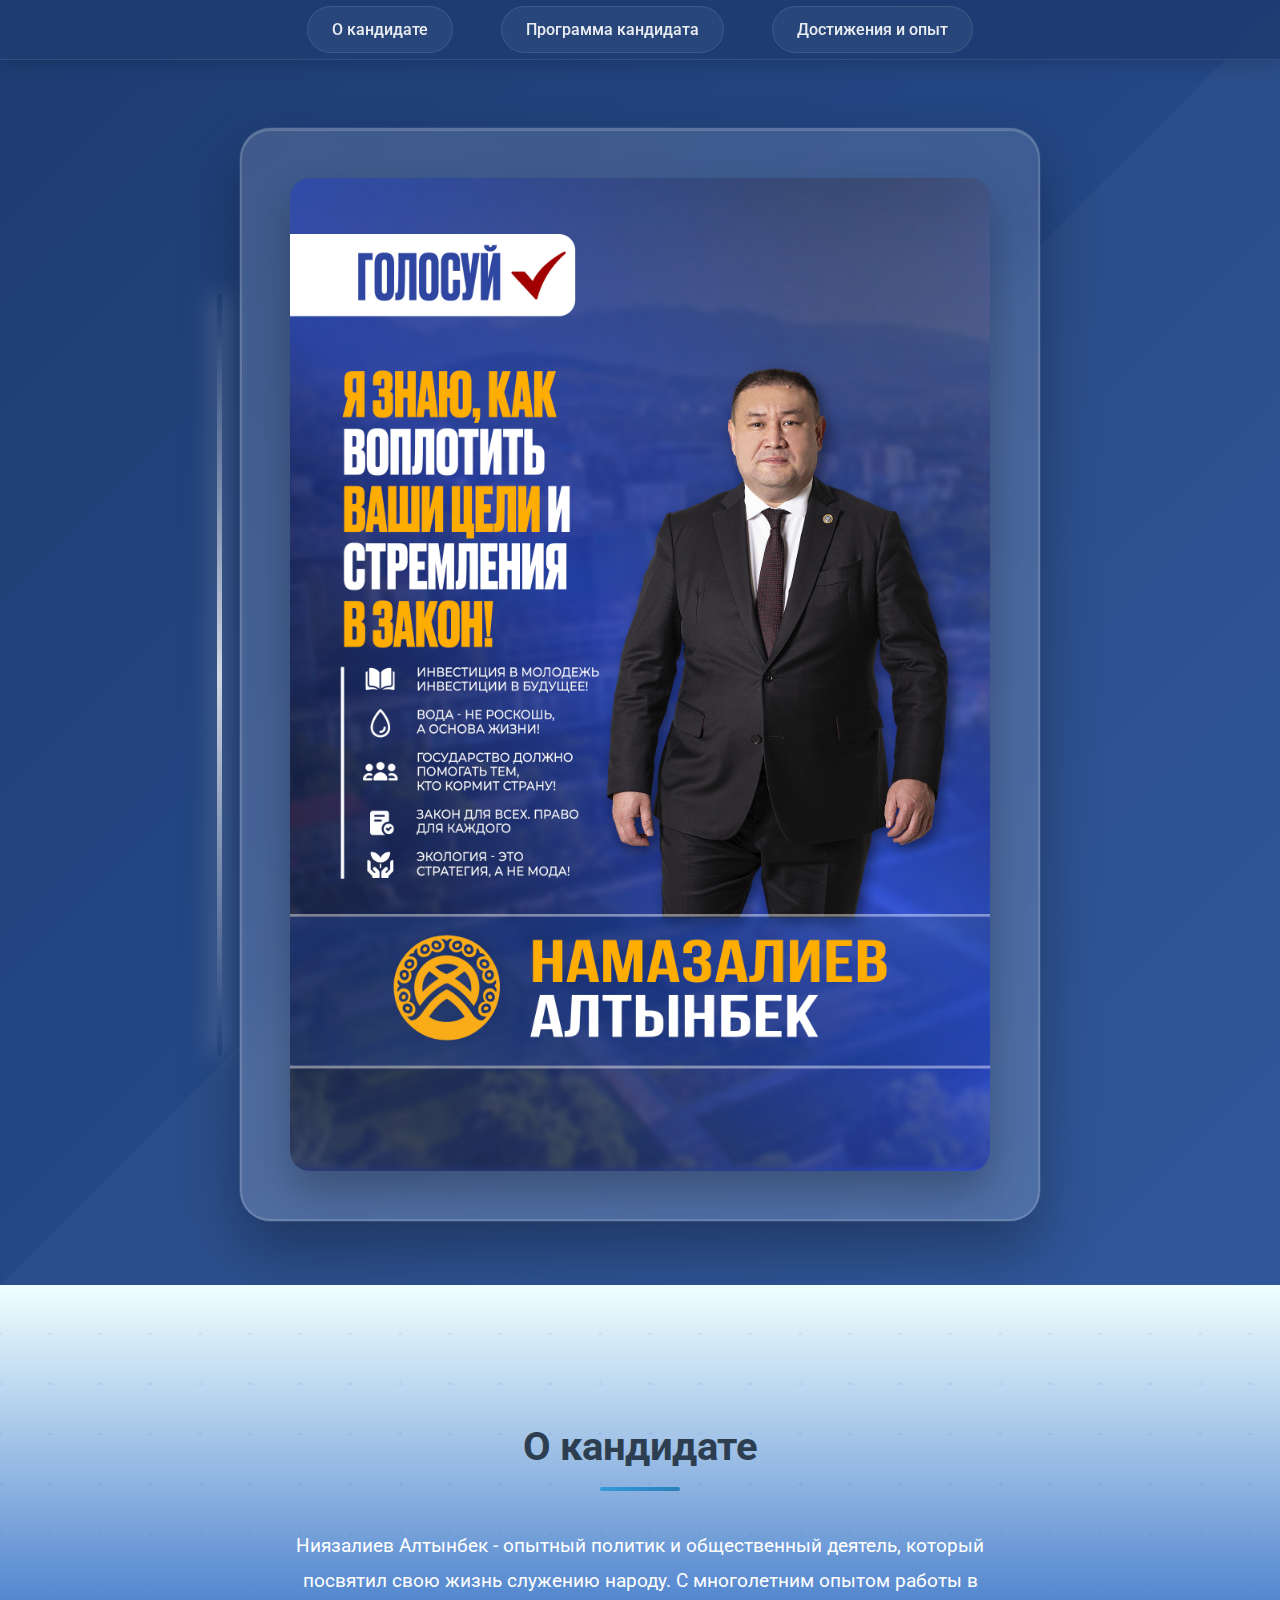
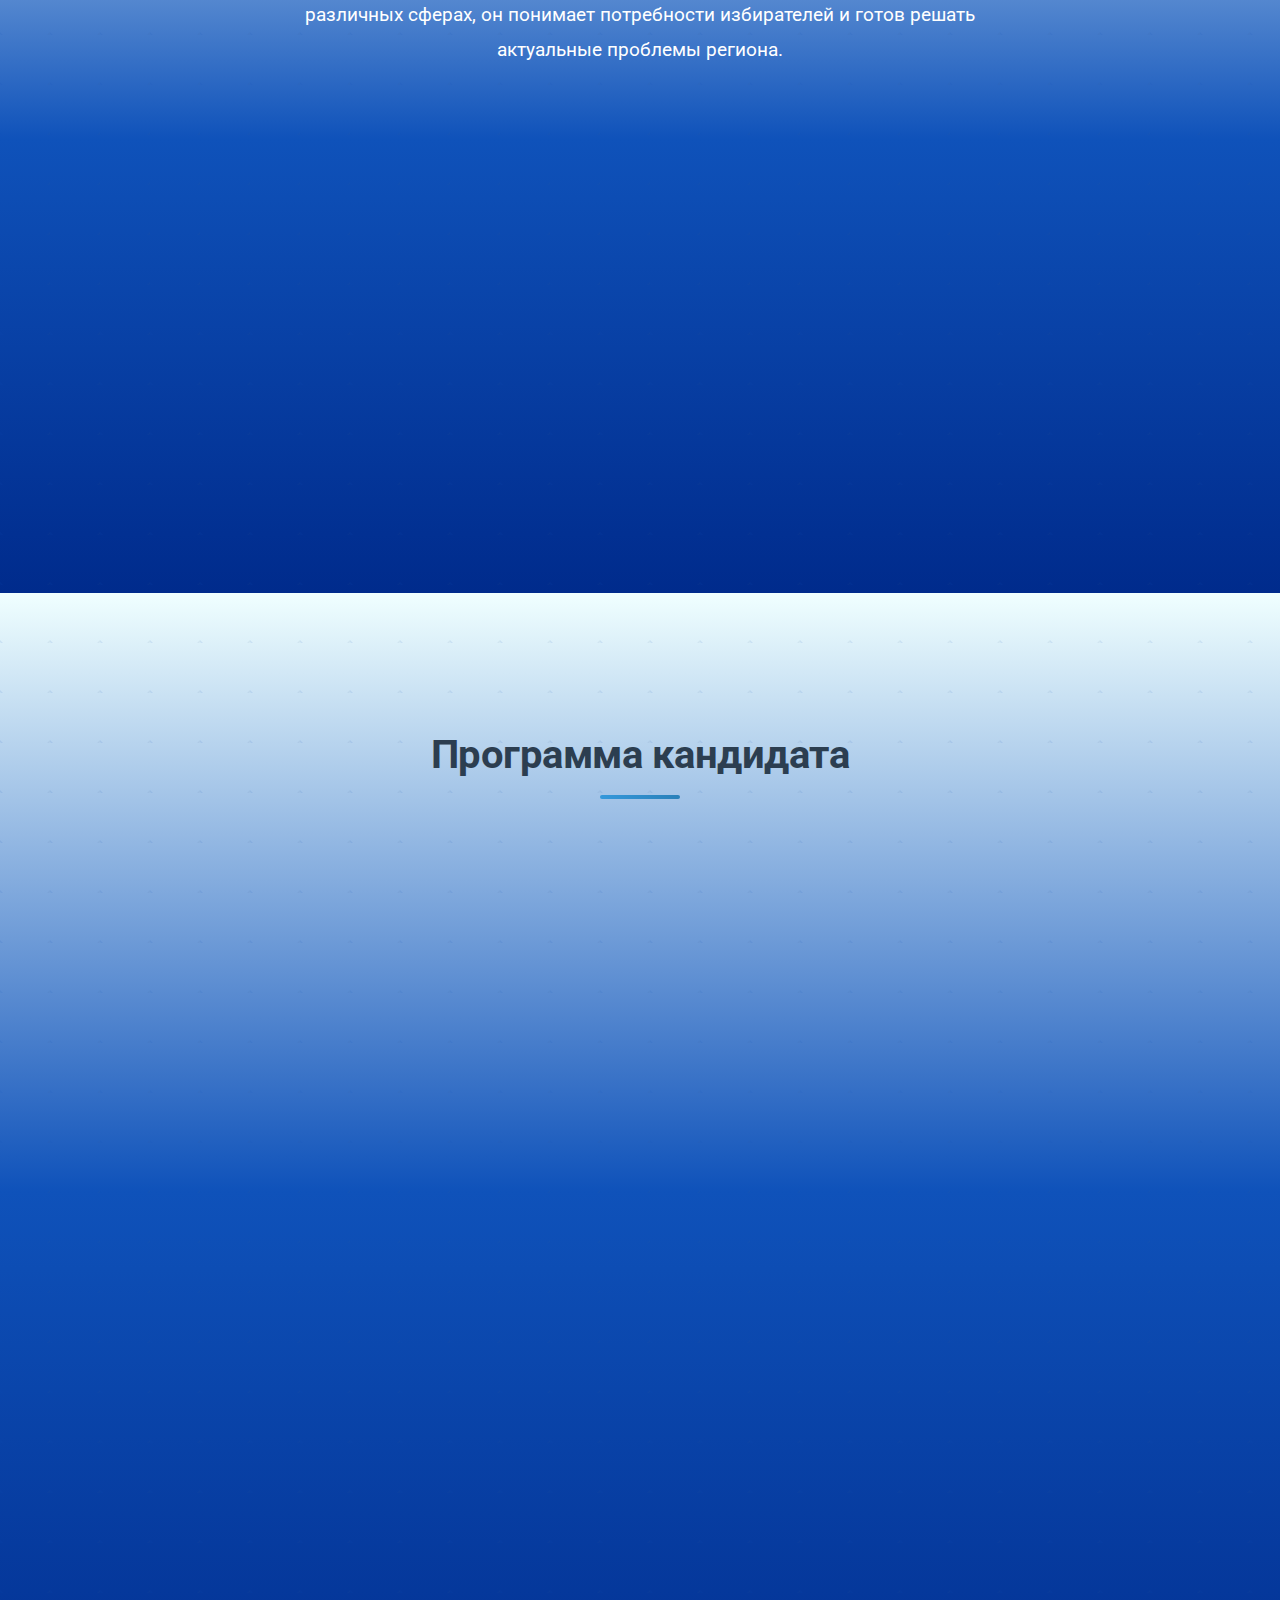
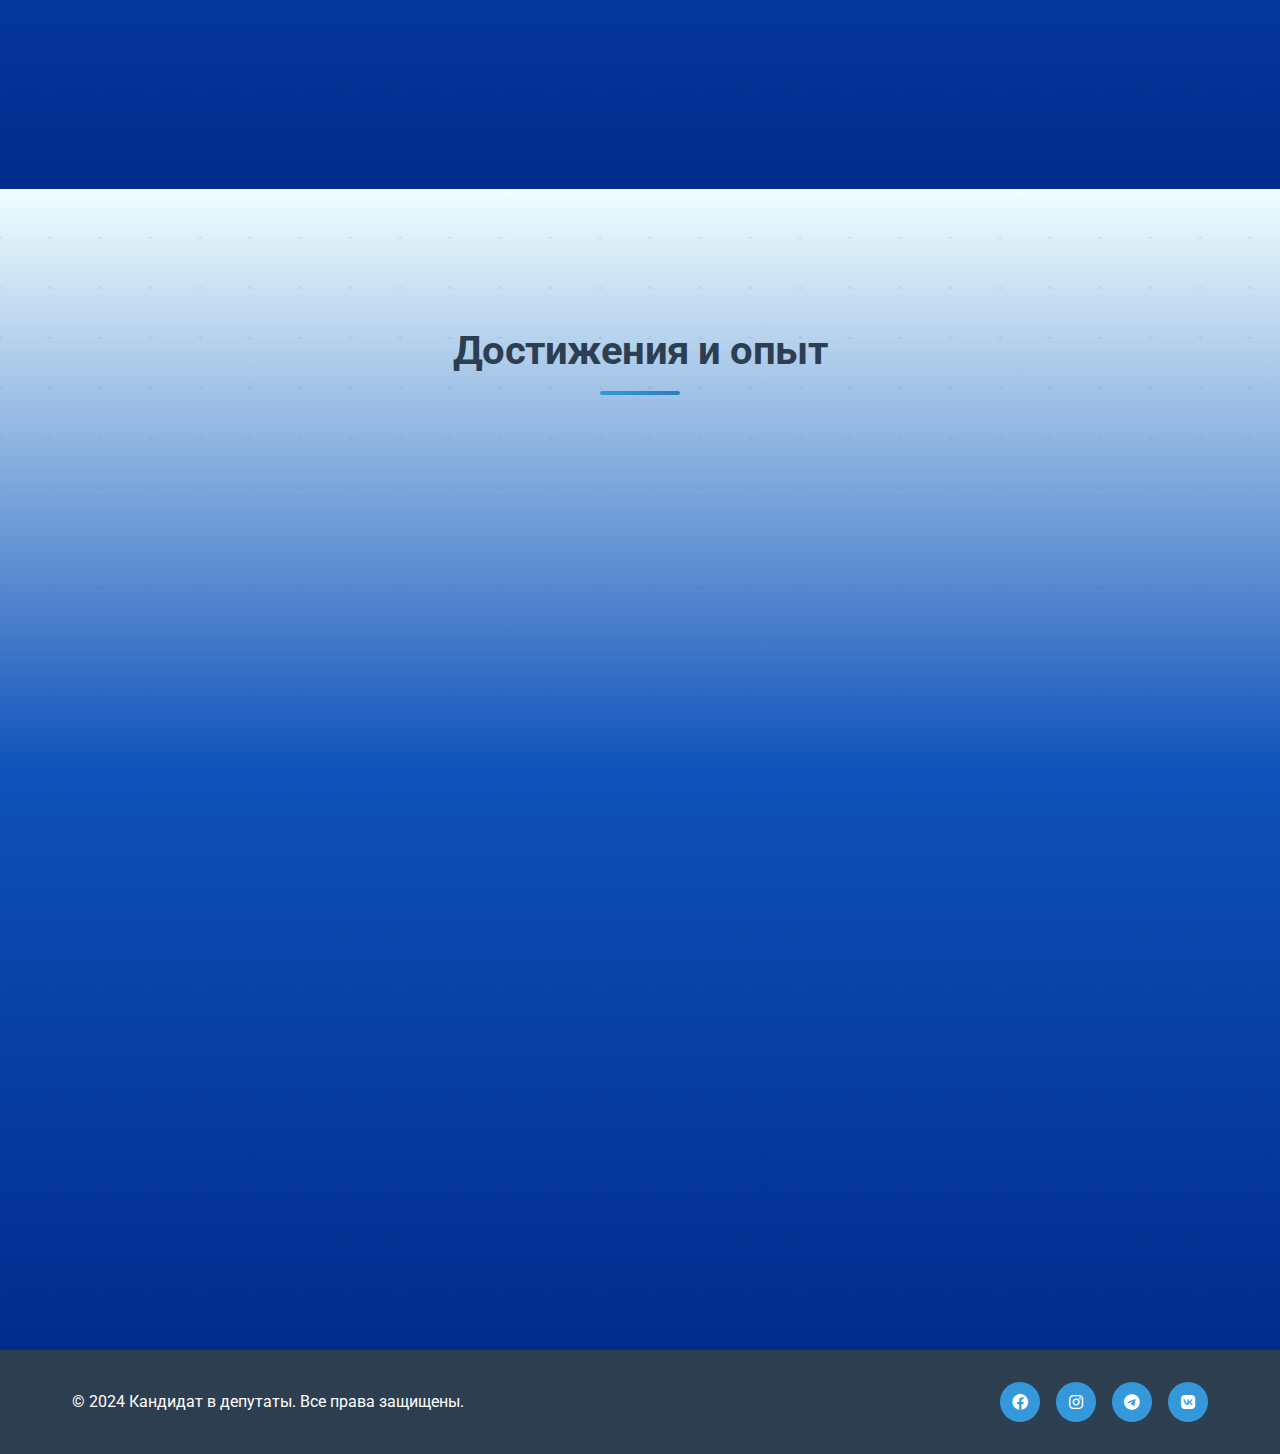
<file: index.html>
<!DOCTYPE html>
<html lang="ru">
<head>
    <meta charset="UTF-8">
    <meta name="viewport" content="width=device-width, initial-scale=1.0">
    <title>Кандидат в депутаты</title>
    <link rel="stylesheet" href="styles.css">
    <link href="https://fonts.googleapis.com/css2?family=Roboto:wght@300;400;500;700&display=swap" rel="stylesheet">
    <link rel="stylesheet" href="https://cdnjs.cloudflare.com/ajax/libs/font-awesome/6.0.0/css/all.min.css">
</head>
<body>
    <!-- Header Section -->
    <header class="header">
        <nav class="navbar">
            <div class="nav-container">
                <ul class="nav-menu">
                    <li><a href="#about">О кандидате</a></li>
                    <li><a href="#program">Программа кандидата</a></li>
                    <li><a href="#achievements">Достижения и опыт</a></li>
                </ul>
                <div class="hamburger">
                    <span></span>
                    <span></span>
                    <span></span>
                </div>
            </div>
        </nav>
    </header>

    <!-- Hero Section - Campaign Leaflet Image -->
    <section class="hero">
        <div class="hero-container">
            <div class="campaign-image-container">
                <img src="1.jpg" alt="Агитационный лист кандидата" class="campaign-image">
            </div>
        </div>
    </section>

    <!-- About Section -->
    <section id="about" class="about">
        <div class="container">
            <h2 class="section-title">О кандидате</h2>
            <div class="about-content">
                <div class="about-text">
                    <p>Ниязалиев Алтынбек - опытный политик и общественный деятель, который посвятил свою жизнь служению народу. С многолетним опытом работы в различных сферах, он понимает потребности избирателей и готов решать актуальные проблемы региона.</p>
                    <div class="qualities">
                        <div class="quality-item">
                            <i class="fas fa-handshake"></i>
                            <h3>Честность</h3>
                            <p>Открытость и прозрачность в работе</p>
                        </div>
                        <div class="quality-item">
                            <i class="fas fa-heart"></i>
                            <h3>Забота о людях</h3>
                            <p>Приоритет интересов избирателей</p>
                        </div>
                        <div class="quality-item">
                            <i class="fas fa-chart-line"></i>
                            <h3>Развитие</h3>
                            <p>Стратегическое планирование будущего</p>
                        </div>
                    </div>
                </div>
            </div>
        </div>
    </section>

    <!-- Program Section -->
    <section id="program" class="program">
        <div class="container">
            <h2 class="section-title">Программа кандидата</h2>
            <div class="program-grid">
                <div class="program-item">
                    <div class="program-icon">
                        <i class="fas fa-home"></i>
                    </div>
                    <h3>Жилищная политика</h3>
                    <p>Развитие доступного жилья, улучшение жилищных условий граждан, поддержка молодых семей</p>
                </div>
                <div class="program-item">
                    <div class="program-icon">
                        <i class="fas fa-graduation-cap"></i>
                    </div>
                    <h3>Образование</h3>
                    <p>Современные школы, качественное образование, поддержка педагогов и студентов</p>
                </div>
                <div class="program-item">
                    <div class="program-icon">
                        <i class="fas fa-hospital"></i>
                    </div>
                    <h3>Здравоохранение</h3>
                    <p>Улучшение медицинского обслуживания, современное оборудование, доступная медицина</p>
                </div>
                <div class="program-item">
                    <div class="program-icon">
                        <i class="fas fa-briefcase"></i>
                    </div>
                    <h3>Экономика</h3>
                    <p>Создание рабочих мест, поддержка малого бизнеса, привлечение инвестиций</p>
                </div>
                <div class="program-item">
                    <div class="program-icon">
                        <i class="fas fa-road"></i>
                    </div>
                    <h3>Инфраструктура</h3>
                    <p>Развитие дорог, общественного транспорта, коммунальных услуг</p>
                </div>
                <div class="program-item">
                    <div class="program-icon">
                        <i class="fas fa-leaf"></i>
                    </div>
                    <h3>Экология</h3>
                    <p>Защита окружающей среды, зеленые зоны, экологически чистое развитие</p>
                </div>
            </div>
        </div>
    </section>

    <!-- Achievements Section -->
    <section id="achievements" class="achievements">
        <div class="container">
            <h2 class="section-title">Достижения и опыт</h2>
            <div class="achievements-timeline">
                <div class="timeline-item">
                    <div class="timeline-date">2020-2024</div>
                    <div class="timeline-content">
                        <h3>Общественная деятельность</h3>
                        <p>Активная работа с населением, решение социальных вопросов, организация общественных мероприятий</p>
                    </div>
                </div>
                <div class="timeline-item">
                    <div class="timeline-date">2015-2020</div>
                    <div class="timeline-content">
                        <h3>Профессиональный опыт</h3>
                        <p>Работа в различных сферах экономики, управленческий опыт, знание региональных проблем</p>
                    </div>
                </div>
                <div class="timeline-item">
                    <div class="timeline-date">2010-2015</div>
                    <div class="timeline-content">
                        <h3>Образование и развитие</h3>
                        <p>Получение высшего образования, участие в профессиональных программах, постоянное саморазвитие</p>
                    </div>
                </div>
            </div>
        </div>
    </section>

    <!-- Footer -->
    <footer class="footer">
        <div class="container">
            <div class="footer-content">
                <div class="footer-text">
                    <p>&copy; 2024 Кандидат в депутаты. Все права защищены.</p>
                </div>
                <div class="footer-social">
                    <a href="#"><i class="fab fa-facebook"></i></a>
                    <a href="#"><i class="fab fa-instagram"></i></a>
                    <a href="#"><i class="fab fa-telegram"></i></a>
                    <a href="#"><i class="fab fa-vk"></i></a>
                </div>
            </div>
        </div>
    </footer>

    <script src="script.js"></script>
</body>
</html>
</file>
<file: styles.css>
/* Reset and Base Styles */
* {
    margin: 0;
    padding: 0;
    box-sizing: border-box;
}

body {
    font-family: 'Roboto', sans-serif;
    line-height: 1.7;
    color: #2c3e50;
    overflow-x: hidden;
    font-size: 16px;
}

.container {
    max-width: 1200px;
    margin: 0 auto;
    padding: 0 2rem;
}

/* Section Styles */
section {
    padding: 6rem 0;
}

.section-title {
    text-align: center;
    font-size: 2.8rem;
    margin-bottom: 4rem;
    color: #ffffff;
    position: relative;
    font-weight: 700;
    letter-spacing: -0.5px;
}

.section-title::after {
    content: '';
    position: absolute;
    bottom: -15px;
    left: 50%;
    transform: translateX(-50%);
    width: 100px;
    height: 4px;
    background: linear-gradient(90deg, #ffffff, #F0FFFF);
    border-radius: 2px;
}


/* Header Styles */
.header {
    position: fixed;
    top: 0;
    width: 100%;
    background: rgba(30, 60, 114, 0.95);
    backdrop-filter: blur(20px);
    z-index: 1000;
    box-shadow: 0 2px 20px rgba(0, 0, 0, 0.2);
    border-bottom: 1px solid rgba(255, 255, 255, 0.1);
}

.navbar {
    padding: 1rem 0;
}

.nav-container {
    max-width: 1200px;
    margin: 0 auto;
    padding: 0 2rem;
    display: flex;
    justify-content: center;
    align-items: center;
}

.nav-menu {
    display: flex;
    list-style: none;
    gap: 3rem;
    margin: 0;
    padding: 0;
}

.nav-menu a {
    text-decoration: none;
    color: rgba(255, 255, 255, 0.9);
    font-weight: 500;
    font-size: 1rem;
    transition: all 0.3s ease;
    position: relative;
    padding: 0.8rem 1.5rem;
    border-radius: 25px;
    background: rgba(255, 255, 255, 0.05);
    border: 1px solid rgba(255, 255, 255, 0.1);
}

.nav-menu a:hover {
    color: white;
    background: rgba(255, 255, 255, 0.15);
    border-color: rgba(255, 255, 255, 0.2);
    transform: translateY(-2px);
    box-shadow: 0 5px 15px rgba(0, 0, 0, 0.2);
}

.nav-menu a::after {
    content: '';
    position: absolute;
    width: 0;
    height: 2px;
    bottom: 5px;
    left: 50%;
    transform: translateX(-50%);
    background: linear-gradient(90deg, rgba(255, 255, 255, 0.8), rgba(255, 255, 255, 0.4));
    transition: width 0.3s ease;
    border-radius: 1px;
}

.nav-menu a:hover::after {
    width: 80%;
}

.hamburger {
    display: none;
    flex-direction: column;
    cursor: pointer;
    padding: 0.5rem;
}

.hamburger span {
    width: 25px;
    height: 3px;
    background: rgba(255, 255, 255, 0.9);
    margin: 3px 0;
    transition: 0.3s;
    border-radius: 2px;
}

.hamburger:hover span {
    background: white;
}

.hamburger.active span:nth-child(1) {
    transform: rotate(-45deg) translate(-5px, 6px);
}

.hamburger.active span:nth-child(2) {
    opacity: 0;
}

.hamburger.active span:nth-child(3) {
    transform: rotate(45deg) translate(-5px, -6px);
}
/* Hero Section - Campaign Leaflet Image */
.hero {
    background: linear-gradient(135deg, #1e3c72 0%, #2a5298 100%);
    min-height: 100vh;
    display: flex;
    align-items: center;
    justify-content: center;
    padding: 8rem 0 4rem 0;
    position: relative;
    overflow: hidden;
}

.hero::before {
    content: '';
    position: absolute;
    top: 0;
    left: 0;
    right: 0;
    bottom: 0;
    background: url('data:image/svg+xml,<svg xmlns="http://www.w3.org/2000/svg" viewBox="0 0 1000 1000"><polygon fill="rgba(255,255,255,0.03)" points="0,1000 1000,0 1000,1000"/></svg>');
    background-size: cover;
}

.hero-container {
    width: 100%;
    max-width: 1000px;
    margin: 0 auto;
    padding: 0 2rem;
    display: flex;
    justify-content: center;
    align-items: center;
    position: relative;
    z-index: 2;
}

.campaign-image-container {
    width: 100%;
    max-width: 800px;
    display: flex;
    justify-content: center;
    align-items: center;
    position: relative;
    background: rgba(255, 255, 255, 0.08);
    border-radius: 30px;
    padding: 3rem;
    backdrop-filter: blur(25px);
    border: 2px solid rgba(255, 255, 255, 0.15);
    box-shadow: 
        0 30px 60px rgba(0, 0, 0, 0.3),
        inset 0 1px 0 rgba(255, 255, 255, 0.2);
    transition: all 0.4s ease;
    animation: fadeInUp 1.2s ease-out;
}

.campaign-image-container:hover {
    transform: translateY(-8px);
    box-shadow: 
        0 40px 80px rgba(0, 0, 0, 0.4),
        inset 0 1px 0 rgba(255, 255, 255, 0.3);
    border-color: rgba(255, 255, 255, 0.25);
}

.campaign-image-container::before {
    content: '';
    position: absolute;
    top: -3px;
    left: -3px;
    right: -3px;
    bottom: -3px;
    background: linear-gradient(45deg, rgba(255, 255, 255, 0.1), rgba(255, 255, 255, 0.05));
    border-radius: 33px;
    z-index: -1;
}

.campaign-image {
    width: 100%;
    height: auto;
    max-width: 100%;
    border-radius: 20px;
    box-shadow: 0 20px 40px rgba(0, 0, 0, 0.25);
    transition: all 0.3s ease;
    position: relative;
}

.campaign-image:hover {
    transform: scale(1.02);
    box-shadow: 0 25px 50px rgba(0, 0, 0, 0.35);
}

.campaign-image-container::after {
    content: '';
    position: absolute;
    top: 50%;
    left: -25px;
    width: 5px;
    height: 70%;
    background: linear-gradient(to bottom, transparent, rgba(255, 255, 255, 0.8), transparent);
    border-radius: 3px;
    transform: translateY(-50%);
    box-shadow: 0 0 25px rgba(255, 255, 255, 0.6);
}

/* Loading animation */
@keyframes fadeInUp {
    from {
        opacity: 0;
        transform: translateY(30px);
    }
    to {
        opacity: 1;
        transform: translateY(0);
    }
}

/* Section Styles */
section {
    padding: 80px 0;
}

.section-title {
    text-align: center;
    font-size: 2.5rem;
    margin-bottom: 3rem;
    color: #2c3e50;
    position: relative;
}

.section-title::after {
    content: '';
    position: absolute;
    bottom: -10px;
    left: 50%;
    transform: translateX(-50%);
    width: 80px;
    height: 4px;
    background: linear-gradient(90deg, #3498db, #2980b9);
    border-radius: 2px;
}

/* About Section */
.about {
    background: linear-gradient(180deg, #F0FFFF 0%, #0F52BA 50%, #002B8C 100%);
    padding: 8rem 0;
    position: relative;
    overflow: hidden;
}

.about::before {
    content: '';
    position: absolute;
    top: 0;
    left: 0;
    right: 0;
    bottom: 0;
    background: 
        linear-gradient(45deg, transparent 0%, rgba(15, 82, 186, 0.1) 2%, transparent 4%),
        linear-gradient(-45deg, transparent 0%, rgba(62, 93, 142, 0.08) 2%, transparent 4%),
        linear-gradient(90deg, transparent 0%, rgba(40, 40, 136, 0.06) 1%, transparent 2%);
    background-size: 50px 50px, 50px 50px, 25px 25px;
}

.about-content {
    max-width: 900px;
    margin: 0 auto;
    text-align: center;
    position: relative;
    z-index: 2;
}

.about-text p {
    font-size: 1.2rem;
    margin-bottom: 4rem;
    color: #ffffff;
    line-height: 1.8;
    max-width: 700px;
    margin-left: auto;
    margin-right: auto;
}

.qualities {
    display: flex;
    justify-content: center;
    gap: 2rem;
    margin-top: 4rem;
    flex-wrap: nowrap;
}

/* Вариант 1: Градиентный фон */
.quality-item {
    text-align: center;
    padding: 2.5rem 1.5rem;
    background: rgba(255, 255, 255, 0.95);
    border-radius: 20px;
    transition: none;
    border: 2px solid rgba(15, 82, 186, 0.3);
    flex: 1;
    min-width: 250px;
    max-width: 300px;
    backdrop-filter: blur(10px);
    cursor: default;
    box-shadow: 0 10px 30px rgba(0, 0, 0, 0.2);
}

.quality-item:hover {
    transform: none;
    background: rgba(255, 255, 255, 0.95);
    border-color: rgba(15, 82, 186, 0.3);
    box-shadow: 0 10px 30px rgba(0, 0, 0, 0.2);
}

.quality-item i {
    font-size: 3.5rem;
    color: #0F52BA;
    margin-bottom: 1.5rem;
    background: linear-gradient(135deg, #0F52BA, #002B8C);
    -webkit-background-clip: text;
    -webkit-text-fill-color: transparent;
    background-clip: text;
}

.quality-item h3 {
    font-size: 1.4rem;
    margin-bottom: 1rem;
    color: #002B8C;
    font-weight: 600;
}

.quality-item p {
    color: #3E5D8E;
    line-height: 1.6;
    font-size: 1rem;
}

/* Program Section */
.program {
    padding: 8rem 0;
    background: linear-gradient(180deg, #F0FFFF 0%, #0F52BA 50%, #002B8C 100%);
    position: relative;
    overflow: hidden;
}

.program::before {
    content: '';
    position: absolute;
    top: 0;
    left: 0;
    right: 0;
    bottom: 0;
    background: 
        linear-gradient(45deg, transparent 0%, rgba(15, 82, 186, 0.1) 2%, transparent 4%),
        linear-gradient(-45deg, transparent 0%, rgba(62, 93, 142, 0.08) 2%, transparent 4%),
        linear-gradient(90deg, transparent 0%, rgba(40, 40, 136, 0.06) 1%, transparent 2%);
    background-size: 50px 50px, 50px 50px, 25px 25px;
}

.program-grid {
    display: grid;
    grid-template-columns: repeat(3, 1fr);
    gap: 3rem;
    max-width: 1200px;
    margin: 0 auto;
}

.program-item {
    background: white;
    padding: 3rem 2.5rem;
    border-radius: 20px;
    box-shadow: 0 25px 60px rgba(0, 0, 0, 0.4), 0 0 0 2px rgba(255, 255, 255, 1), 0 0 20px rgba(15, 82, 186, 0.3);
    text-align: center;
    transition: none;
    border: 5px solid rgba(15, 82, 186, 0.8);
    position: relative;
    overflow: hidden;
    cursor: default;
}

.program-item::before {
    content: '';
    position: absolute;
    top: 0;
    left: 0;
    right: 0;
    height: 4px;
    background: linear-gradient(90deg, #1e3c72, #2a5298);
    transform: scaleX(1);
    transition: none;
}

.program-item:hover::before {
    transform: scaleX(1);
}

.program-item:hover {
    transform: none;
    box-shadow: 0 25px 60px rgba(0, 0, 0, 0.4), 0 0 0 2px rgba(255, 255, 255, 1), 0 0 20px rgba(15, 82, 186, 0.3);
    border-color: rgba(15, 82, 186, 0.8);
}

.program-icon {
    width: 90px;
    height: 90px;
    background: linear-gradient(135deg, #1e3c72, #2a5298);
    border-radius: 50%;
    display: flex;
    align-items: center;
    justify-content: center;
    margin: 0 auto 2rem;
    box-shadow: 0 10px 25px rgba(30, 60, 114, 0.2);
    transition: none;
}

.program-item:hover .program-icon {
    transform: none;
    box-shadow: 0 10px 25px rgba(30, 60, 114, 0.2);
}

.program-icon i {
    font-size: 2.2rem;
    color: white;
}

.program-item h3 {
    font-size: 1.5rem;
    margin-bottom: 1.5rem;
    color: #002B8C;
    font-weight: 600;
}

.program-item p {
    color: #3E5D8E;
    line-height: 1.7;
    font-size: 1rem;
}

/* Achievements Section - Вариант 1: Вертикальные карточки */
.achievements {
    background: linear-gradient(180deg, #F0FFFF 0%, #0F52BA 50%, #002B8C 100%);
    padding: 8rem 0;
    position: relative;
    overflow: hidden;
}

.achievements::before {
    content: '';
    position: absolute;
    top: 0;
    left: 0;
    right: 0;
    bottom: 0;
    background: 
        linear-gradient(45deg, transparent 0%, rgba(15, 82, 186, 0.1) 2%, transparent 4%),
        linear-gradient(-45deg, transparent 0%, rgba(62, 93, 142, 0.08) 2%, transparent 4%),
        linear-gradient(90deg, transparent 0%, rgba(40, 40, 136, 0.06) 1%, transparent 2%);
    background-size: 50px 50px, 50px 50px, 25px 25px;
}

.achievements-timeline {
    max-width: 1000px;
    margin: 0 auto;
    position: relative;
    z-index: 2;
}

.achievements-timeline::before {
    display: none;
}

.timeline-item {
    display: flex;
    margin-bottom: 3rem;
    position: relative;
    background: linear-gradient(135deg, rgba(30, 60, 114, 0.1), rgba(42, 82, 152, 0.05));
    border-radius: 20px;
    padding: 3rem;
    border: 4px solid rgba(15, 82, 186, 0.6);
    backdrop-filter: blur(10px);
    box-shadow: 0 20px 50px rgba(0, 0, 0, 0.3), 0 0 0 1px rgba(255, 255, 255, 0.8);
    transition: none;
    cursor: default;
}

.timeline-item:hover {
    transform: none;
    background: linear-gradient(135deg, rgba(30, 60, 114, 0.1), rgba(42, 82, 152, 0.05));
    border-color: rgba(15, 82, 186, 0.6);
    box-shadow: 0 20px 50px rgba(0, 0, 0, 0.3), 0 0 0 1px rgba(255, 255, 255, 0.8);
}

.timeline-date {
    flex: 0 0 200px;
    text-align: center;
    font-weight: 700;
    color: #F0FFFF;
    font-size: 1.2rem;
    display: flex;
    align-items: center;
    justify-content: center;
    background: rgba(0, 43, 140, 0.95);
    padding: 1.5rem;
    border-radius: 15px;
    box-shadow: 0 5px 15px rgba(0, 0, 0, 0.2);
    border: 2px solid rgba(15, 82, 186, 0.4);
    margin-right: 2rem;
}

.timeline-content {
    flex: 1;
    background: transparent;
    padding: 0;
    border-radius: 0;
    box-shadow: none;
    margin: 0;
    position: relative;
    border: none;
    transition: none;
}

.timeline-content:hover {
    transform: none;
    box-shadow: none;
}

.timeline-content::before {
    display: none;
}

.timeline-content h3 {
    font-size: 1.5rem;
    margin-bottom: 1rem;
    color: #ffffff;
    font-weight: 600;
}

.timeline-content p {
    color: #ffffff;
    line-height: 1.7;
    font-size: 1rem;
}


/* Footer */
.footer {
    background: #2c3e50;
    color: white;
    padding: 2rem 0;
}

.footer-content {
    display: flex;
    justify-content: space-between;
    align-items: center;
}

.footer-social {
    display: flex;
    gap: 1rem;
}

.footer-social a {
    width: 40px;
    height: 40px;
    background: #3498db;
    border-radius: 50%;
    display: flex;
    align-items: center;
    justify-content: center;
    color: white;
    text-decoration: none;
    transition: all 0.3s ease;
}

.footer-social a:hover {
    background: #2980b9;
    transform: translateY(-2px);
}

/* Responsive Design */
@media (max-width: 768px) {
    .hamburger {
        display: flex;
    }
    
    .nav-menu {
        position: fixed;
        left: -100%;
        top: 70px;
        flex-direction: column;
        background-color: rgba(30, 60, 114, 0.98);
        backdrop-filter: blur(20px);
        width: 100%;
        text-align: center;
        transition: 0.3s;
        box-shadow: 0 10px 27px rgba(0, 0, 0, 0.2);
        padding: 2rem 0;
        border-top: 1px solid rgba(255, 255, 255, 0.1);
    }
    
    .nav-menu.active {
        left: 0;
    }
    
    .nav-menu li {
        margin: 0.5rem 0;
    }
    
    .nav-menu a {
        font-size: 1.1rem;
        padding: 1rem 2rem;
        display: block;
        border-radius: 15px;
        margin: 0 1rem;
        transition: all 0.3s ease;
        background: rgba(255, 255, 255, 0.1);
    }
    
    .nav-menu a:hover {
        background: rgba(255, 255, 255, 0.2);
        transform: none;
    }
    
    .hero {
        padding: 6rem 0 3rem 0;
    }
    
    .campaign-image-container {
        padding: 2rem;
        margin: 0 1rem;
        border-radius: 25px;
    }
    
    .campaign-image {
        border-radius: 15px;
        box-shadow: 0 15px 30px rgba(0, 0, 0, 0.2);
    }
    
    .campaign-image-container::after {
        display: none;
    }
    
    .section-title {
        font-size: 2.2rem;
        margin-bottom: 3rem;
    }
    
    .qualities {
        flex-direction: column;
        gap: 2rem;
        align-items: center;
        flex-wrap: wrap;
    }
    
    .quality-item {
        padding: 2.5rem 2rem;
        min-width: 100%;
        max-width: 100%;
    }
    
    .program-grid {
        grid-template-columns: 1fr;
        gap: 2rem;
    }
    
    .program-item {
        padding: 2.5rem 2rem;
    }
    
    .achievements-timeline::before {
        display: none;
    }
    
    .timeline-item {
        flex-direction: column;
        margin-bottom: 2rem;
        padding: 2rem;
    }
    
    .timeline-date {
        flex: none;
        text-align: left;
        margin-bottom: 1.5rem;
        margin-right: 0;
        width: 100%;
    }
    
    .timeline-content {
        margin: 0;
    }
    
    .timeline-content::before {
        display: none;
    }
    
    .contact-content {
        grid-template-columns: 1fr;
        gap: 2rem;
    }
    
    .footer-content {
        flex-direction: column;
        gap: 1rem;
        text-align: center;
    }
    
    .section-title {
        font-size: 2rem;
    }
}

@media (max-width: 480px) {
    .hero-text h1 {
        font-size: 2rem;
    }
    
    .hero-text h2 {
        font-size: 1.2rem;
    }
    
    .btn {
        padding: 10px 20px;
        font-size: 0.9rem;
    }
    
    .hero-buttons {
        flex-direction: column;
        align-items: center;
    }
    
    .quality-item,
    .program-item,
    .timeline-content,
    .contact-form {
        padding: 1.5rem;
    }
}

/* Smooth scrolling */
html {
    scroll-behavior: smooth;
}

/* Loading animation */
@keyframes fadeInUp {
    from {
        opacity: 0;
        transform: translateY(30px);
    }
    to {
        opacity: 1;
        transform: translateY(0);
    }
}

.hero-text,
.hero-image,
.section-title,
.quality-item,
.program-item,
.timeline-item {
    animation: fadeInUp 0.8s ease-out;
}

/* Custom scrollbar */
::-webkit-scrollbar {
    width: 8px;
}

::-webkit-scrollbar-track {
    background: #f1f1f1;
}

::-webkit-scrollbar-thumb {
    background: #3498db;
    border-radius: 4px;
}

::-webkit-scrollbar-thumb:hover {
    background: #2980b9;
}
</file>
